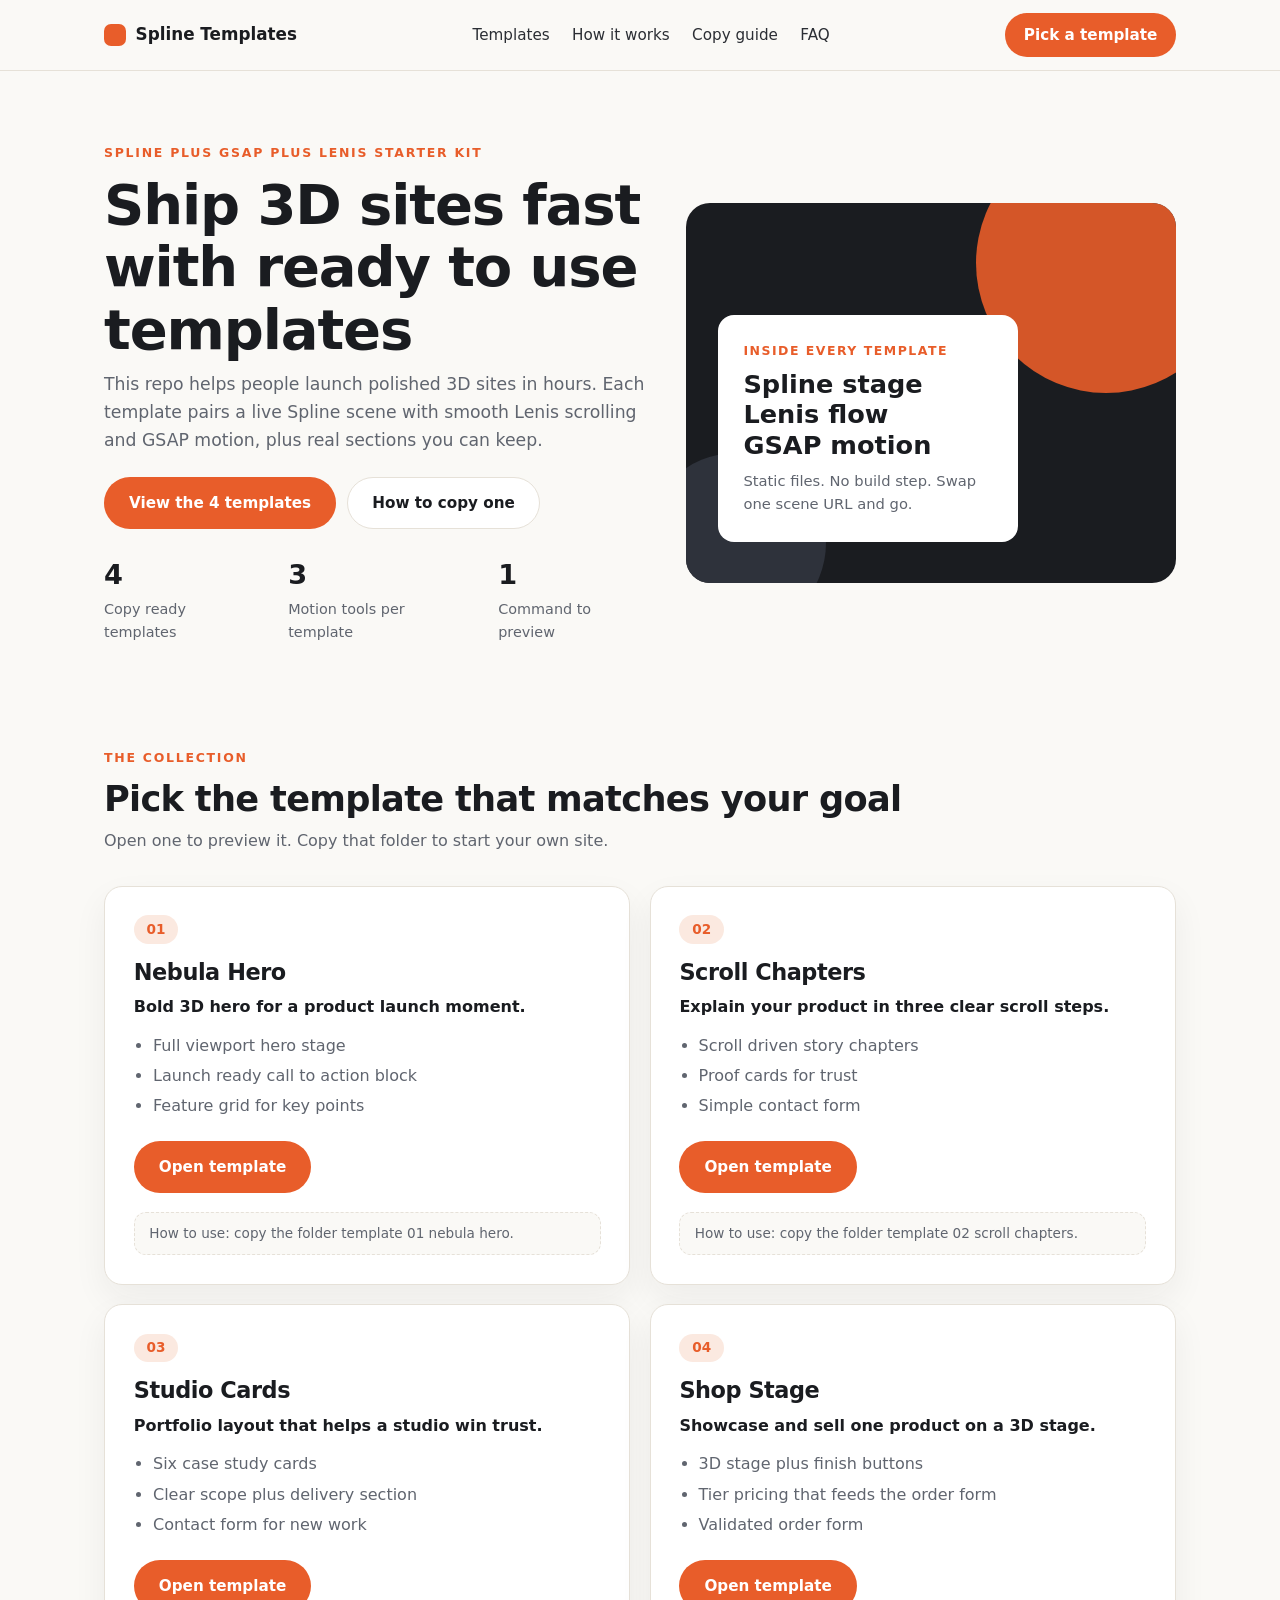
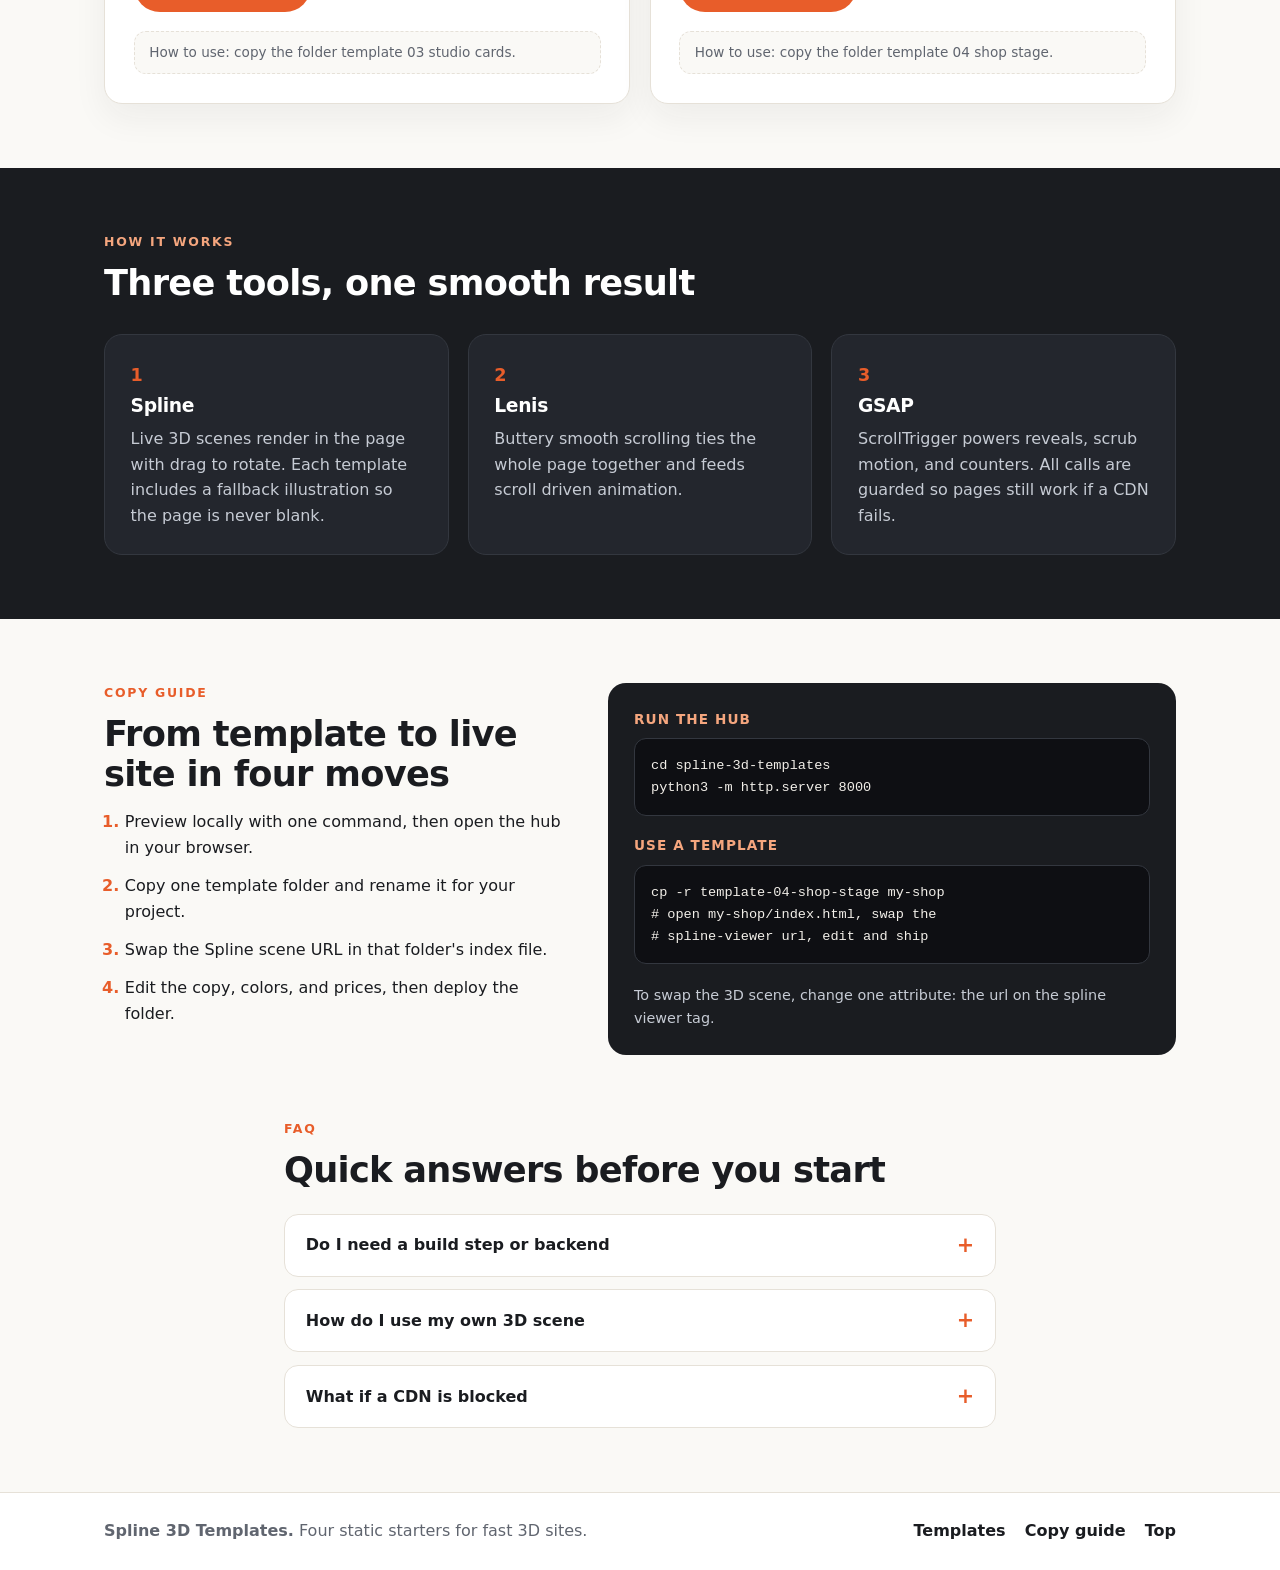
<file: index.html>
<!DOCTYPE html>
<html lang="en">
<head>
<meta charset="UTF-8">
<meta name="viewport" content="width=device-width, initial-scale=1.0">
<title>Spline 3D Templates | Ship 3D Sites Fast</title>
<meta name="description" content="Four copy ready Spline plus GSAP plus Lenis templates. Pick one, copy the folder, swap the scene URL, ship.">
<link rel="stylesheet" href="./styles.css">
</head>
<body>
<a class="skip" href="#templates">Skip to templates</a>

<header class="nav">
  <div class="navinner">
    <a class="brand" href="#top" aria-label="Spline templates home">
      <span class="brandmark" aria-hidden="true"></span>
      <span>Spline Templates</span>
    </a>
    <nav class="navlinks" id="navlinks" aria-label="Primary">
      <a href="#templates">Templates</a>
      <a href="#how">How it works</a>
      <a href="#copy">Copy guide</a>
      <a href="#faq">FAQ</a>
    </nav>
    <div class="navactions">
      <a class="btn btnsmall btnaccent" href="#templates">Pick a template</a>
      <button class="hamburger" id="hamburger" aria-label="Open menu" aria-expanded="false" aria-controls="navlinks">
        <span></span><span></span><span></span>
      </button>
    </div>
  </div>
</header>

<main id="top">
<!-- HERO -->
<section class="hero">
  <div class="wrap heroGrid">
    <div>
      <p class="eyebrow">Spline plus GSAP plus Lenis starter kit</p>
      <h1>Ship 3D sites fast with ready to use templates</h1>
      <p class="lede">This repo helps people launch polished 3D sites in hours. Each template pairs a live Spline scene with smooth Lenis scrolling and GSAP motion, plus real sections you can keep.</p>
      <div class="heroCtas">
        <a class="btn btnaccent" href="#templates">View the 4 templates</a>
        <a class="btn btnghost" href="#copy">How to copy one</a>
      </div>
      <dl class="heroStats">
        <div><dt>4</dt><dd>Copy ready templates</dd></div>
        <div><dt>3</dt><dd>Motion tools per template</dd></div>
        <div><dt>1</dt><dd>Command to preview</dd></div>
      </dl>
    </div>
    <div class="heroPanel" aria-hidden="true">
      <div class="orb orbA"></div>
      <div class="orb orbB"></div>
      <div class="heroPanelCard">
        <p class="panelLabel">Inside every template</p>
        <p class="panelBig">Spline stage<br>Lenis flow<br>GSAP motion</p>
        <p class="panelSmall">Static files. No build step. Swap one scene URL and go.</p>
      </div>
    </div>
  </div>
</section>

<!-- TEMPLATES -->
<section class="templates" id="templates">
  <div class="wrap">
    <p class="eyebrow">The collection</p>
    <h2>Pick the template that matches your goal</h2>
    <p class="sectionSub">Open one to preview it. Copy that folder to start your own site.</p>
    <div class="cardGrid">

      <article class="card reveal">
        <p class="cardNum">01</p>
        <h3>Nebula Hero</h3>
        <p class="usecase">Bold 3D hero for a product launch moment.</p>
        <ul>
          <li>Full viewport hero stage</li>
          <li>Launch ready call to action block</li>
          <li>Feature grid for key points</li>
        </ul>
        <a class="btn btnaccent" href="./template-01-nebula-hero/">Open template</a>
        <p class="usenote">How to use: copy the folder template 01 nebula hero.</p>
      </article>

      <article class="card reveal">
        <p class="cardNum">02</p>
        <h3>Scroll Chapters</h3>
        <p class="usecase">Explain your product in three clear scroll steps.</p>
        <ul>
          <li>Scroll driven story chapters</li>
          <li>Proof cards for trust</li>
          <li>Simple contact form</li>
        </ul>
        <a class="btn btnaccent" href="./template-02-scroll-chapters/">Open template</a>
        <p class="usenote">How to use: copy the folder template 02 scroll chapters.</p>
      </article>

      <article class="card reveal">
        <p class="cardNum">03</p>
        <h3>Studio Cards</h3>
        <p class="usecase">Portfolio layout that helps a studio win trust.</p>
        <ul>
          <li>Six case study cards</li>
          <li>Clear scope plus delivery section</li>
          <li>Contact form for new work</li>
        </ul>
        <a class="btn btnaccent" href="./template-03-studio-cards/">Open template</a>
        <p class="usenote">How to use: copy the folder template 03 studio cards.</p>
      </article>

      <article class="card reveal">
        <p class="cardNum">04</p>
        <h3>Shop Stage</h3>
        <p class="usecase">Showcase and sell one product on a 3D stage.</p>
        <ul>
          <li>3D stage plus finish buttons</li>
          <li>Tier pricing that feeds the order form</li>
          <li>Validated order form</li>
        </ul>
        <a class="btn btnaccent" href="./template-04-shop-stage/">Open template</a>
        <p class="usenote">How to use: copy the folder template 04 shop stage.</p>
      </article>

    </div>
  </div>
</section>

<!-- HOW IT WORKS -->
<section class="strip" id="how">
  <div class="wrap">
    <p class="eyebrow">How it works</p>
    <h2>Three tools, one smooth result</h2>
    <div class="stripGrid">
      <div class="stripItem reveal"><p class="stripNum">1</p><h3>Spline</h3><p>Live 3D scenes render in the page with drag to rotate. Each template includes a fallback illustration so the page is never blank.</p></div>
      <div class="stripItem reveal"><p class="stripNum">2</p><h3>Lenis</h3><p>Buttery smooth scrolling ties the whole page together and feeds scroll driven animation.</p></div>
      <div class="stripItem reveal"><p class="stripNum">3</p><h3>GSAP</h3><p>ScrollTrigger powers reveals, scrub motion, and counters. All calls are guarded so pages still work if a CDN fails.</p></div>
    </div>
  </div>
</section>

<!-- COPY GUIDE -->
<section class="copy" id="copy">
  <div class="wrap copyGrid">
    <div>
      <p class="eyebrow">Copy guide</p>
      <h2>From template to live site in four moves</h2>
      <ol class="steps">
        <li>Preview locally with one command, then open the hub in your browser.</li>
        <li>Copy one template folder and rename it for your project.</li>
        <li>Swap the Spline scene URL in that folder's index file.</li>
        <li>Edit the copy, colors, and prices, then deploy the folder.</li>
      </ol>
    </div>
    <div class="codeCard">
      <p class="codeTitle">Run the hub</p>
      <pre><code>cd spline-3d-templates
python3 -m http.server 8000</code></pre>
      <p class="codeTitle">Use a template</p>
      <pre><code>cp -r template-04-shop-stage my-shop
# open my-shop/index.html, swap the
# spline-viewer url, edit and ship</code></pre>
      <p class="codeNote">To swap the 3D scene, change one attribute: the url on the spline viewer tag.</p>
    </div>
  </div>
</section>

<!-- FAQ -->
<section class="faq" id="faq">
  <div class="wrap faqWrap">
    <p class="eyebrow">FAQ</p>
    <h2>Quick answers before you start</h2>
    <div class="accordion">
      <div class="accItem">
        <button class="accBtn" aria-expanded="false">Do I need a build step or backend<span aria-hidden="true">+</span></button>
        <div class="accPanel"><p>No. Every template is static HTML plus CSS plus JS. Preview with any static server and host the folder anywhere that serves static files.</p></div>
      </div>
      <div class="accItem">
        <button class="accBtn" aria-expanded="false">How do I use my own 3D scene<span aria-hidden="true">+</span></button>
        <div class="accPanel"><p>Open the template index file, find the spline viewer tag, and replace its url value with your public scene URL. Keep the fallback canvas in place so slow networks still show a preview.</p></div>
      </div>
      <div class="accItem">
        <button class="accBtn" aria-expanded="false">What if a CDN is blocked<span aria-hidden="true">+</span></button>
        <div class="accPanel"><p>Pages still load and read well. Lenis and GSAP calls are guarded, the hub uses zero dependencies, and the 3D stage falls back to an illustrated canvas.</p></div>
      </div>
    </div>
  </div>
</section>
</main>

<footer class="footer">
  <div class="wrap footGrid">
    <p><strong>Spline 3D Templates.</strong> Four static starters for fast 3D sites.</p>
    <nav aria-label="Footer"><a href="#templates">Templates</a><a href="#copy">Copy guide</a><a href="#top">Top</a></nav>
  </div>
</footer>

<script src="./script.js"></script>
</body>
</html>
</file>
<file: styles.css>
:root{
  --paper:#FAF9F6;
  --card:#FFFFFF;
  --ink:#1A1C20;
  --muted:#60656F;
  --line:#E6E1D8;
  --accent:#E85D2A;
  --accent-dark:#C74A1E;
  --accent-soft:#FBE9E0;
  --radius:18px;
  --font:system-ui,-apple-system,"Segoe UI",Roboto,Helvetica,Arial,sans-serif;
}
*{box-sizing:border-box}
html{scroll-behavior:smooth}
html,body{overflow-x:hidden}
body{margin:0;font-family:var(--font);background:var(--paper);color:var(--ink);line-height:1.6;-webkit-font-smoothing:antialiased}
h1,h2,h3{line-height:1.12;letter-spacing:-0.02em;margin:0 0 .6rem}
h1{font-size:clamp(2.1rem,4.8vw,3.5rem);font-weight:800}
h2{font-size:clamp(1.5rem,3vw,2.2rem);font-weight:800}
p{margin:0 0 1rem}
.wrap{max-width:1120px;margin:0 auto;padding:0 24px}
.skip{position:absolute;left:-999px;top:0;background:var(--ink);color:#fff;padding:.6rem 1rem;z-index:99}
.skip:focus{left:12px;top:12px}
.eyebrow{font-size:.78rem;font-weight:800;letter-spacing:.14em;text-transform:uppercase;color:var(--accent);margin-bottom:.7rem}
.sectionSub{color:var(--muted);max-width:36rem}

/* Nav */
.nav{position:sticky;top:0;z-index:50;background:rgba(250,249,246,.94);backdrop-filter:blur(10px);border-bottom:1px solid var(--line)}
.navinner{max-width:1120px;margin:0 auto;padding:.8rem 24px;display:flex;align-items:center;justify-content:space-between;gap:1rem}
.brand{display:flex;align-items:center;gap:.6rem;font-weight:800;text-decoration:none;color:var(--ink);font-size:1.05rem}
.brandmark{width:22px;height:22px;border-radius:7px;background:var(--accent);display:inline-block}
.navlinks{display:flex;align-items:center;gap:1.4rem}
.navlinks a{text-decoration:none;font-weight:500;font-size:.95rem;color:#2B2E34}
.navlinks a:hover{color:var(--accent)}
.navactions{display:flex;align-items:center;gap:.7rem}
.hamburger{display:none;flex-direction:column;gap:5px;background:none;border:1px solid var(--line);border-radius:10px;padding:.6rem;cursor:pointer}
.hamburger span{width:20px;height:2px;background:var(--ink);display:block;border-radius:2px}

/* Buttons */
.btn{display:inline-flex;align-items:center;justify-content:center;text-decoration:none;font-weight:700;border-radius:999px;padding:.8rem 1.5rem;border:1px solid transparent;cursor:pointer;font-size:.95rem;transition:transform .2s ease,background .2s ease}
.btnaccent{background:var(--accent);color:#fff}
.btnaccent:hover{background:var(--accent-dark)}
.btnghost{border-color:var(--line);color:var(--ink);background:var(--card)}
.btnghost:hover{border-color:var(--ink)}
.btnsmall{padding:.55rem 1.1rem}

/* Hero */
.hero{padding:4.5rem 0 3.5rem}
.heroGrid{display:grid;grid-template-columns:1.05fr .95fr;gap:2.5rem;align-items:center}
.lede{color:var(--muted);font-size:1.08rem;max-width:34rem}
.heroCtas{display:flex;flex-wrap:wrap;gap:.7rem;margin:1.4rem 0}
.heroStats{display:flex;gap:2rem;margin:1.5rem 0 0}
.heroStats div{display:grid;gap:.1rem}
.heroStats dt{font-size:1.7rem;font-weight:800}
.heroStats dd{margin:0;color:var(--muted);font-size:.9rem}
.heroPanel{position:relative;background:var(--ink);border-radius:24px;padding:2rem;min-height:380px;overflow:hidden;color:#fff}
.orb{position:absolute;border-radius:50%}
.orbA{width:260px;height:260px;background:var(--accent);top:-70px;right:-60px;opacity:.9}
.orbB{width:180px;height:180px;background:#2E323B;bottom:-50px;left:-40px}
.heroPanelCard{position:relative;background:#fff;color:var(--ink);border-radius:16px;padding:1.6rem;max-width:300px;margin-top:5rem}
.panelLabel{font-size:.78rem;font-weight:800;letter-spacing:.12em;text-transform:uppercase;color:var(--accent);margin-bottom:.5rem}
.panelBig{font-size:1.6rem;font-weight:800;line-height:1.2;margin-bottom:.5rem}
.panelSmall{color:var(--muted);margin:0;font-size:.92rem}

/* Templates */
.templates{padding:3rem 0 4rem}
.cardGrid{display:grid;grid-template-columns:repeat(2,1fr);gap:1.2rem;margin-top:2rem}
.card{background:var(--card);border:1px solid var(--line);border-radius:var(--radius);padding:1.8rem;display:grid;gap:.4rem;align-content:start;box-shadow:0 14px 34px rgba(26,28,32,.06)}
.cardNum{font-size:.85rem;font-weight:800;color:var(--accent);background:var(--accent-soft);display:inline-block;border-radius:999px;padding:.2rem .8rem;justify-self:start;margin:0}
.card h3{font-size:1.4rem;margin:.6rem 0 .2rem}
.usecase{color:var(--ink);font-weight:600;margin-bottom:.4rem}
.card ul{list-style:disc;padding-left:1.2rem;margin:0 0 1rem;color:var(--muted);display:grid;gap:.3rem}
.card .btn{justify-self:start}
.usenote{font-size:.85rem;color:var(--muted);background:var(--paper);border:1px dashed var(--line);border-radius:12px;padding:.6rem .9rem;margin:.8rem 0 0}

/* Strip */
.strip{background:var(--ink);color:#fff;padding:4rem 0}
.strip .eyebrow{color:#F5A67E}
.stripGrid{display:grid;grid-template-columns:repeat(3,1fr);gap:1.2rem;margin-top:2rem}
.stripItem{background:#23262D;border:1px solid #33373F;border-radius:var(--radius);padding:1.6rem}
.stripNum{font-weight:800;color:var(--accent);font-size:1.1rem;margin-bottom:.4rem}
.stripItem h3{color:#fff}
.stripItem p:last-child{color:#C6CBD4;margin:0}

/* Copy */
.copy{padding:4rem 0}
.copyGrid{display:grid;grid-template-columns:.9fr 1.1fr;gap:2.5rem;align-items:start}
.steps{display:grid;gap:.8rem;padding-left:1.3rem;color:var(--ink)}
.steps li::marker{font-weight:800;color:var(--accent)}
.codeCard{background:var(--ink);color:#fff;border-radius:var(--radius);padding:1.6rem}
.codeTitle{font-weight:800;font-size:.85rem;letter-spacing:.08em;text-transform:uppercase;color:#F5A67E;margin:0 0 .5rem}
.codeCard pre{background:#0E0F13;border:1px solid #33373F;border-radius:12px;padding:1rem;overflow-x:auto;margin:0 0 1.2rem}
.codeCard code{font-family:ui-monospace,SFMono-Regular,Menlo,Consolas,monospace;font-size:.85rem;color:#F2EFE9}
.codeNote{color:#C6CBD4;font-size:.9rem;margin:0}

/* FAQ */
.faq{padding:0 0 4rem}
.faqWrap{max-width:760px}
.accordion{display:grid;gap:.8rem;margin-top:1.5rem}
.accItem{background:var(--card);border:1px solid var(--line);border-radius:14px;overflow:hidden}
.accBtn{width:100%;background:none;border:0;font:inherit;font-weight:700;text-align:left;padding:1.1rem 1.3rem;cursor:pointer;display:flex;justify-content:space-between;align-items:center;gap:1rem;color:var(--ink)}
.accBtn span{color:var(--accent);font-size:1.3rem;line-height:1}
.accPanel{max-height:0;overflow:hidden;transition:max-height .3s ease}
.accPanel p{padding:0 1.3rem 1.2rem;color:var(--muted);margin:0}
.accItem.open .accPanel{max-height:300px}

/* Footer */
.footer{border-top:1px solid var(--line);padding:1.6rem 0;background:var(--card)}
.footGrid{display:flex;justify-content:space-between;gap:1rem;align-items:center;flex-wrap:wrap}
.footGrid p{margin:0;color:var(--muted)}
.footGrid nav{display:flex;gap:1.2rem}
.footGrid a{text-decoration:none;font-weight:600;color:var(--ink)}

/* Reveal */
.reveal{opacity:0;transform:translateY(18px);transition:opacity .6s ease,transform .6s ease}
.reveal.visible{opacity:1;transform:none}

@media (max-width:960px){
  .heroGrid,.copyGrid{grid-template-columns:1fr}
  .stripGrid{grid-template-columns:1fr}
  .cardGrid{grid-template-columns:1fr}
}
@media (max-width:820px){
  .navlinks{position:fixed;inset:64px 16px auto 16px;background:#fff;border:1px solid var(--line);border-radius:16px;padding:1rem;display:none;flex-direction:column;align-items:stretch;gap:.2rem;box-shadow:0 20px 50px rgba(0,0,0,.12)}
  .navlinks.open{display:flex}
  .navlinks a{padding:.7rem .6rem;border-radius:10px}
  .hamburger{display:flex}
  .hero{padding:3rem 0 2.5rem}
  .heroStats{gap:1.4rem}
}
@media (max-width:420px){
  .wrap{padding:0 16px}
  .heroStats{flex-wrap:wrap}
}
@media (prefers-reduced-motion:reduce){
  html{scroll-behavior:auto}
  *{animation:none !important;transition:none !important}
  .reveal{opacity:1;transform:none}
  .accPanel{transition:none}
}
</file>
